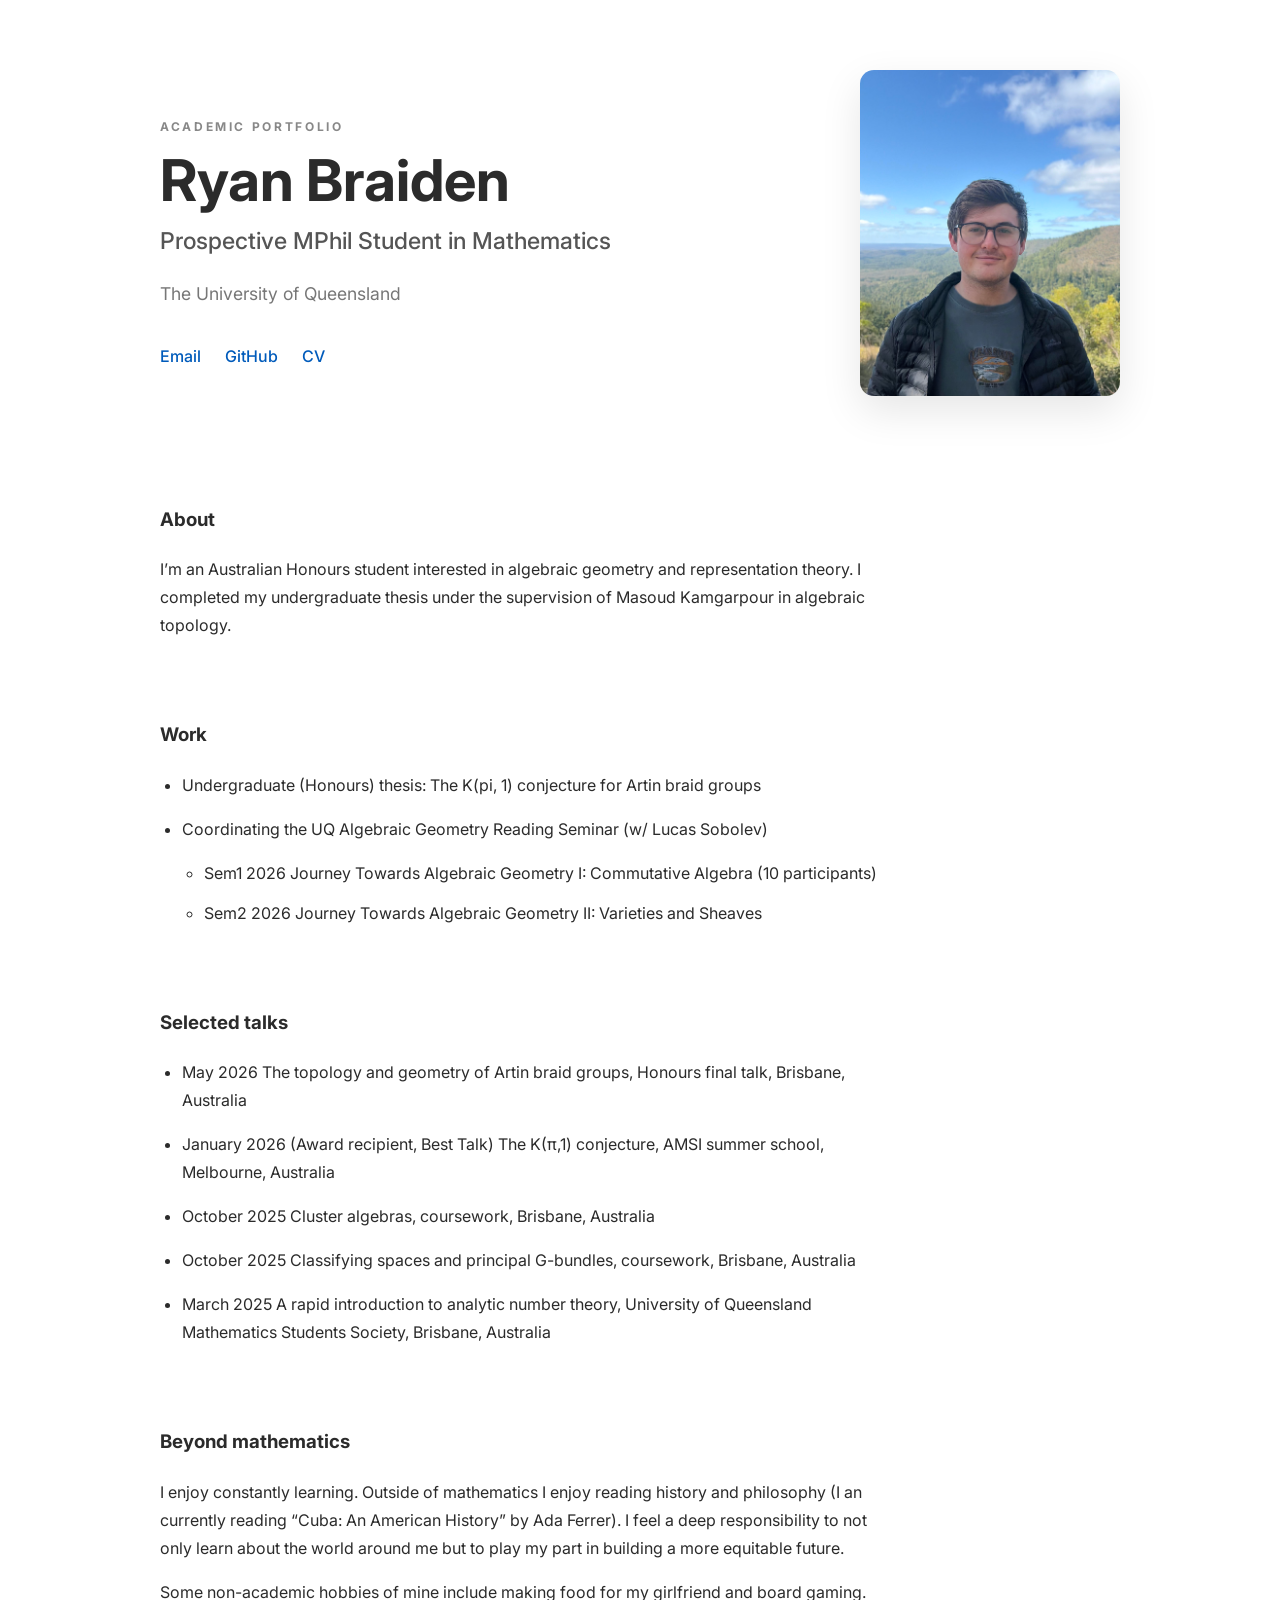
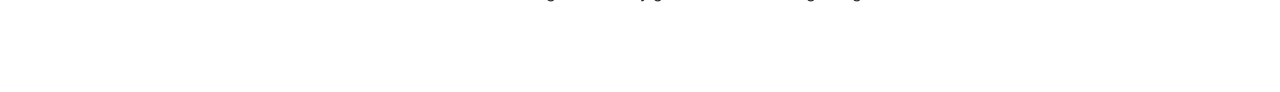
<file: index.html>
<!DOCTYPE html>
<html lang="en">
    <head>
        <meta charset="UTF-8">
        <meta name="viewport" content="width=device-width, initial-scale=1.0">

        <title>Ryan Braiden</title>

        <link rel="preconnect" href="https://fonts.googleapis.com">

        <link rel="preconnect" href="https://fonts.gstatic.com" crossorigin>

        <link href="https://fonts.googleapis.com/css2?family=Inter:wght@300;400;500;600;700&display=swap" rel="stylesheet">

        <link rel="stylesheet" href="/assets/css/style.css">
    </head>

    <body>

    <body>

<div class="container">

    <div class="hero">

        <div class="hero-text">

            <p class="eyebrow">ACADEMIC PORTFOLIO</p>

            <h1>Ryan Braiden</h1>

            <h2>Prospective MPhil Student in Mathematics</h2>

            <p class="subtitle">
                The University of Queensland
            </p>

            <div class="links">

                <a href="mailto:r.braiden@student.uq.edu.au">Email</a>

                <a href="https://github.com/LonelyAsymptote">GitHub</a>

                <a href="/assets/cv.pdf">CV</a>

            </div>

        </div>

        <div class="hero-image">

            <img src="/assets/images/profile.jpg" alt="Ryan Braiden">

        </div>

    </div>
<hr />

<section>

<h3>About</h3>

<p>I’m an Australian Honours student interested in algebraic geometry and representation theory. I completed my undergraduate thesis under the supervision of Masoud Kamgarpour in algebraic topology.</p>

</section>

<section>

<h3>Work</h3>

<ul>
  <li>
    <p>Undergraduate (Honours) thesis: The K(pi, 1) conjecture for Artin braid groups</p>
  </li>
  <li>
    <p>Coordinating the UQ Algebraic Geometry Reading Seminar (w/ Lucas Sobolev)</p>
    <ul>
      <li>Sem1 2026 Journey Towards Algebraic Geometry I: Commutative Algebra (10 participants)</li>
      <li>Sem2 2026 Journey Towards Algebraic Geometry II: Varieties and Sheaves</li>
    </ul>
  </li>
</ul>

</section>

<section>

<h3>Selected talks</h3>

<ul>
  <li>
    <p>May 2026 The topology and geometry of Artin braid groups, Honours final talk, Brisbane, Australia</p>
  </li>
  <li>
    <p>January 2026 (Award recipient, Best Talk) The K(π,1) conjecture, AMSI summer school, Melbourne, Australia</p>
  </li>
  <li>
    <p>October 2025 Cluster algebras, coursework, Brisbane, Australia</p>
  </li>
  <li>
    <p>October 2025 Classifying spaces and principal G-bundles, coursework, Brisbane, Australia</p>
  </li>
  <li>
    <p>March 2025 A rapid introduction to analytic number theory, University of Queensland Mathematics Students Society, Brisbane, Australia</p>
  </li>
</ul>

</section>

<section>

<h3>Beyond mathematics</h3>

<p>I enjoy constantly learning. Outside of mathematics I enjoy reading history and philosophy (I an currently reading “Cuba: An American History” by Ada Ferrer). I feel a deep responsibility to not only learn about the world around me but to play my part in building a more equitable future.</p>

<p>Some non-academic hobbies of mine include making food for my girlfriend and board gaming.</p>


</section>
    </div>

    </body>
</html>
</file>
<file: assets/css/style.css>
/* ==========================================================
   General Page
   ========================================================== */

body {

    margin: 0;

    padding: 70px 40px;

    font-family: "Inter", sans-serif;

    font-size: 1rem;

    line-height: 1.75;

    color: #2b2b2b;

    background: white;

}

.container {

    max-width: 960px;

    margin: 0 auto;

}


/* ==========================================================
   Hero
   ========================================================== */

.hero {

    display: flex;

    justify-content: space-between;

    align-items: center;

    gap: 70px;

    margin-bottom: 100px;

}

.hero-text {

    flex: 1;

}

.eyebrow {

    text-transform: uppercase;

    letter-spacing: 0.22em;

    font-size: 0.75rem;

    font-weight: 700;

    color: #888;

    margin-bottom: 0.8rem;

}

.hero h1 {

    font-size: 3.6rem;

    font-weight: 700;

    line-height: 1.05;

    margin: 0;

}

.hero h2 {

    font-size: 1.45rem;

    font-weight: 500;

    color: #555;

    margin: 0.7rem 0 0.5rem 0;

}

.subtitle {

    font-size: 1.1rem;

    color: #777;

    margin-bottom: 2rem;

}

.links {

    display: flex;

    gap: 24px;

    flex-wrap: wrap;

}

.links a {

    text-decoration: none;

    font-weight: 500;

    color: #005bbb;

    transition: color 0.2s ease;

}

.links a:hover {

    color: #003d82;

}


/* ==========================================================
   Profile Photo
   ========================================================== */

.hero-image img {

    width: 260px;

    border-radius: 14px;

    box-shadow: 0 15px 40px rgba(0,0,0,0.10);

}


/* ==========================================================
   Main Sections
   ========================================================== */

section {

    margin-top: 80px;

}

section h2 {

    font-size: 2rem;

    font-weight: 600;

    margin-bottom: 20px;

}

section p {

    max-width: 720px;

}


/* ==========================================================
   Lists
   ========================================================== */

ul {

    padding-left: 22px;

}

li {

    margin-bottom: 12px;

}


/* ==========================================================
   Links
   ========================================================== */

a {

    color: #005bbb;

}

a:hover {

    text-decoration: underline;

}


/* ==========================================================
   Miscellaneous
   ========================================================== */

hr {

    display: none;

}
</file>
